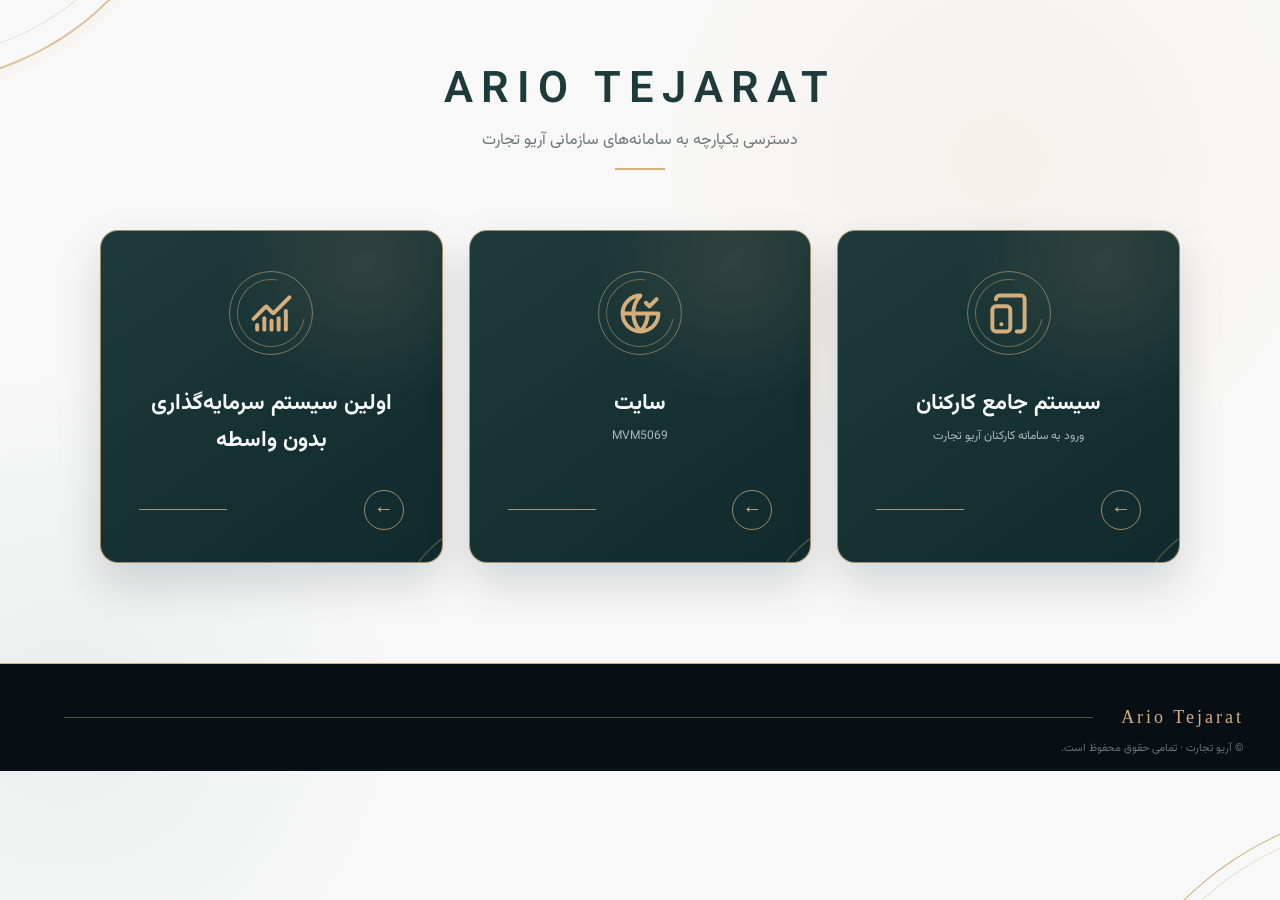
<file: index.html>
<!DOCTYPE html>
<html lang="fa" dir="rtl">
<head>
    <meta charset="UTF-8">
    <meta name="viewport" content="width=device-width, initial-scale=1.0">
    <meta name="theme-color" content="#080F14">
    <meta name="description" content="درگاه سامانه‌های آریو تجارت">
    <title>آریو تجارت | سامانه‌های سازمانی</title>

    <link rel="preconnect" href="https://fonts.googleapis.com">
    <link rel="preconnect" href="https://fonts.gstatic.com" crossorigin>
    <link href="https://fonts.googleapis.com/css2?family=Vazirmatn:wght@300;400;500;600;700;800&display=swap" rel="stylesheet">

    <link rel="stylesheet" href="style.css">
</head>

<body>

    <div class="page-decoration page-decoration--top"></div>
    <div class="page-decoration page-decoration--bottom"></div>

    <main>

        <section class="hero">
            <div class="hero-content">

                <p class="eyebrow">ARIO TEJARAT</p>

                <p class="hero-description">
                    دسترسی یکپارچه به سامانه‌های سازمانی آریو تجارت
                </p>

                <span class="gold-line"></span>

            </div>
        </section>


        <section class="systems" aria-label="سامانه‌ها">

            <a class="system-card" href="#">

                <div class="card-corner card-corner--bottom"></div>

                <div class="card-icon" aria-hidden="true">
                    <svg xmlns="http://www.w3.org/2000/svg"
                         width="24"
                         height="24"
                         viewBox="0 0 24 24"
                         fill="none"
                         stroke="currentColor"
                         stroke-width="2"
                         stroke-linecap="round"
                         stroke-linejoin="round">

                        <path d="M12 16v5"/>
                        <path d="M16 14.639V21"/>
                        <path d="M20 10.656V21"/>
                        <path d="m22 3-8.646 8.646a.5.5 0 0 1-.708 0L9.354 8.354a.5.5 0 0 0-.707 0L2 15"/>
                        <path d="M4 18.463V21"/>
                        <path d="M8 14.656V21"/>

                    </svg>
                </div>

                <div class="card-content">
                    <h2>اولین سیستم سرمایه‌گذاری بدون واسطه
                    </h2>
                </div>

                <div class="card-footer">
                    <span class="card-line"></span>
                    <span class="arrow">←</span>
                </div>

            </a>


            <a class="system-card"
               href="https://mvm5069.com/"
               target="_blank"
               rel="noopener noreferrer">

                <div class="card-corner card-corner--bottom"></div>

                <div class="card-icon" aria-hidden="true">

                    <svg xmlns="http://www.w3.org/2000/svg"
                         width="24"
                         height="24"
                         viewBox="0 0 24 24"
                         fill="none"
                         stroke="currentColor"
                         stroke-width="2"
                         stroke-linecap="round"
                         stroke-linejoin="round">

                        <path d="m15 6 2 2 4-4"/>
                        <path d="M2 12h20A10 10 0 1 1 12 2a14.5 14.5 0 0 0 0 20 14.5 14.5 0 0 0 4-10"/>

                    </svg>

                </div>

                <div class="card-content">
                    <h2>سایت</h2>
                    <p>MVM5069 </p>
                </div>

                <div class="card-footer">
                    <span class="card-line"></span>
                    <span class="arrow">←</span>
                </div>

            </a>



<a class="system-card"
   href="https://alighadimi2020.github.io/ariotejarat/employees/">

    <div class="card-corner card-corner--bottom"></div>

    <div class="card-icon" aria-hidden="true">

        <svg xmlns="http://www.w3.org/2000/svg"
             width="24"
             height="24"
             viewBox="0 0 24 24"
             fill="none"
             stroke="currentColor"
             stroke-width="2"
             stroke-linecap="round"
             stroke-linejoin="round">

            <rect width="10" height="14" x="3" y="8" rx="2"/>
            <path d="M5 4a2 2 0 0 1 2-2h12a2 2 0 0 1 2 2v16a2 2 0 0 1-2 2h-2.4"/>
            <path d="M8 18h.01"/>

        </svg>

    </div>

    <div class="card-content">
        <h2>سیستم جامع کارکنان</h2>
        <p>ورود به سامانه کارکنان آریو تجارت</p>
    </div>

    <div class="card-footer">
        <span class="card-line"></span>
        <span class="arrow">←</span>
    </div>

</a>


        </section>

    </main>


    <footer class="site-footer">

        <div class="footer-brand">
            Ario Tejarat
        </div>

        <div class="footer-line"></div>

        <span class="copyright">
            © آریو تجارت · تمامی حقوق محفوظ است.
        </span>

    </footer>


    <script src="script.js"></script>

</body>
</html>
</file>
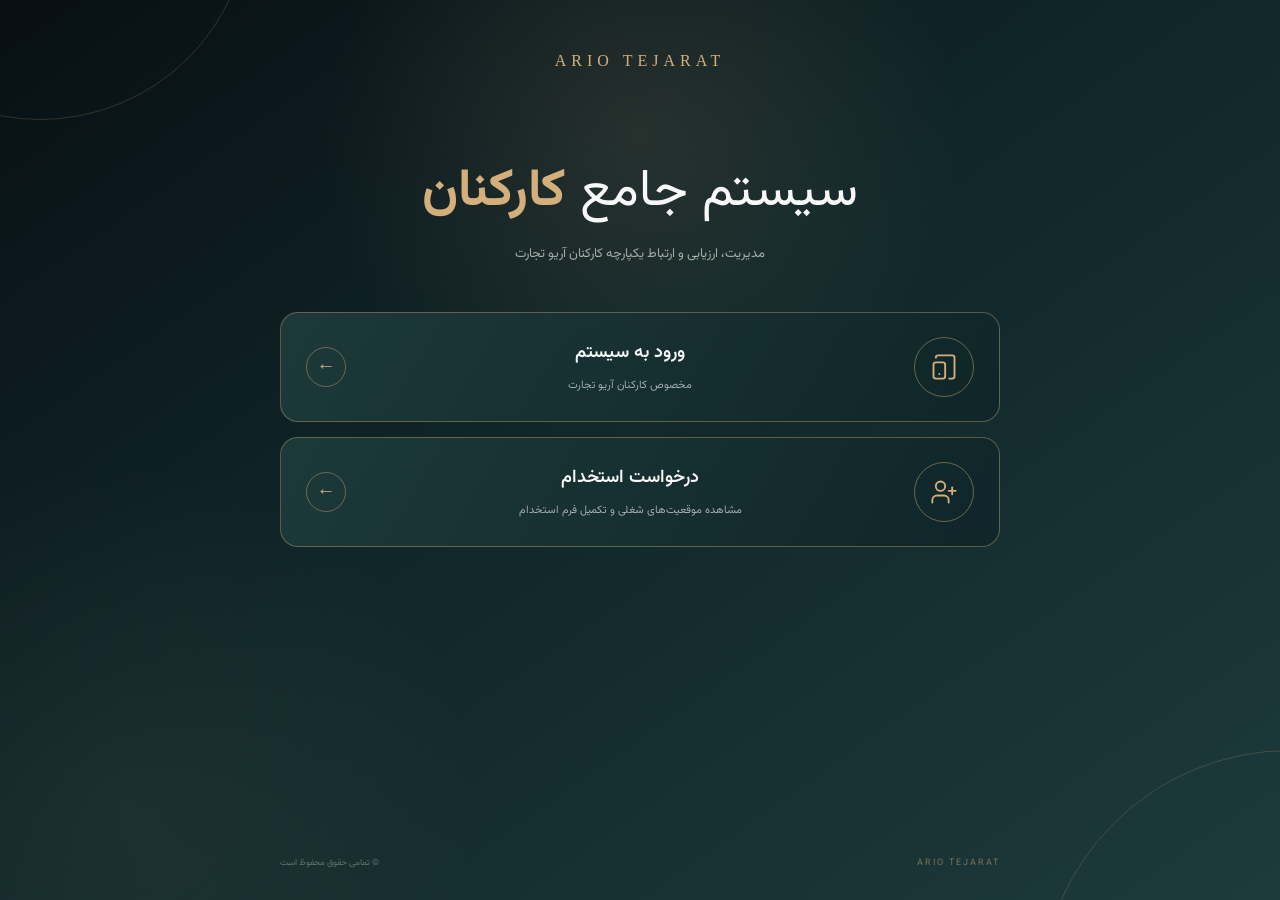
<file: employees/index.html>
<!DOCTYPE html>
<html lang="fa" dir="rtl">
<head>
    <meta charset="UTF-8">
    <meta name="viewport" content="width=device-width, initial-scale=1.0">

    <meta name="theme-color" content="#1E3A3A">
    <meta name="description" content="سیستم جامع کارکنان آریو تجارت">

    <link rel="manifest" href="manifest.json">

    <link rel="preconnect" href="https://fonts.googleapis.com">
    <link rel="preconnect" href="https://fonts.gstatic.com" crossorigin>
    <link href="https://fonts.googleapis.com/css2?family=Vazirmatn:wght@300;400;500;600;700;800&display=swap" rel="stylesheet">

    <link rel="stylesheet" href="style.css">

    <title>سیستم جامع کارکنان | آریو تجارت</title>
</head>

<body>

    <div class="background-decoration background-decoration--one"></div>
    <div class="background-decoration background-decoration--two"></div>

    <main class="portal">

        <div class="brand">
            <span class="brand-en">ARIO TEJARAT</span>
        </div>

        <section class="welcome">

            <h1>
                سیستم جامع
                <strong>کارکنان</strong>
            </h1>

            <p>
                مدیریت، ارزیابی و ارتباط یکپارچه کارکنان آریو تجارت
            </p>

        </section>


        <section class="actions">

<button class="action-card install-card" id="installApp" onclick="window.location.href='https://ariotejarat.org/login/'">

    <div class="action-icon">
        <svg xmlns="http://www.w3.org/2000/svg" width="24" height="24" viewBox="0 0 24 24" fill="none" stroke="currentColor" stroke-width="2" stroke-linecap="round" stroke-linejoin="round" class="lucide lucide-tablet-smartphone preview-icon">
            <rect width="10" height="14" x="3" y="8" rx="2"/>
            <path d="M5 4a2 2 0 0 1 2-2h12a2 2 0 0 1 2 2v16a2 2 0 0 1-2 2h-2.4"/>
            <path d="M8 18h.01"/>
        </svg>
    </div>

    <div class="action-text">
        <h2>ورود به سیستم</h2>
        <p>مخصوص کارکنان آریو تجارت</p>
    </div>

    <span class="action-arrow">←</span>

</button>


            <a href="jobs/" class="action-card recruitment-card">

                <div class="action-icon">
<svg xmlns="http://www.w3.org/2000/svg" width="24" height="24" viewBox="0 0 24 24" fill="none" stroke="currentColor" stroke-width="2" stroke-linecap="round" stroke-linejoin="round" class="lucide lucide-user-plus preview-icon"><path d="M16 21v-2a4 4 0 0 0-4-4H6a4 4 0 0 0-4 4v2"/><circle cx="9" cy="7" r="4"/><line x1="19" x2="19" y1="8" y2="14"/><line x1="22" x2="16" y1="11" y2="11"/></svg>
                </div>

                <div class="action-text">
                    <h2>درخواست استخدام</h2>
                    <p>مشاهده موقعیت‌های شغلی و تکمیل فرم استخدام</p>
                </div>

                <span class="action-arrow">←</span>

            </a>

        </section>


        <div class="portal-footer">
            <span>ARIO TEJARAT</span>
            <span>© تمامی حقوق محفوظ است</span>
        </div>

    </main>

    <script src="script.js"></script>

</body>
</html>
</file>
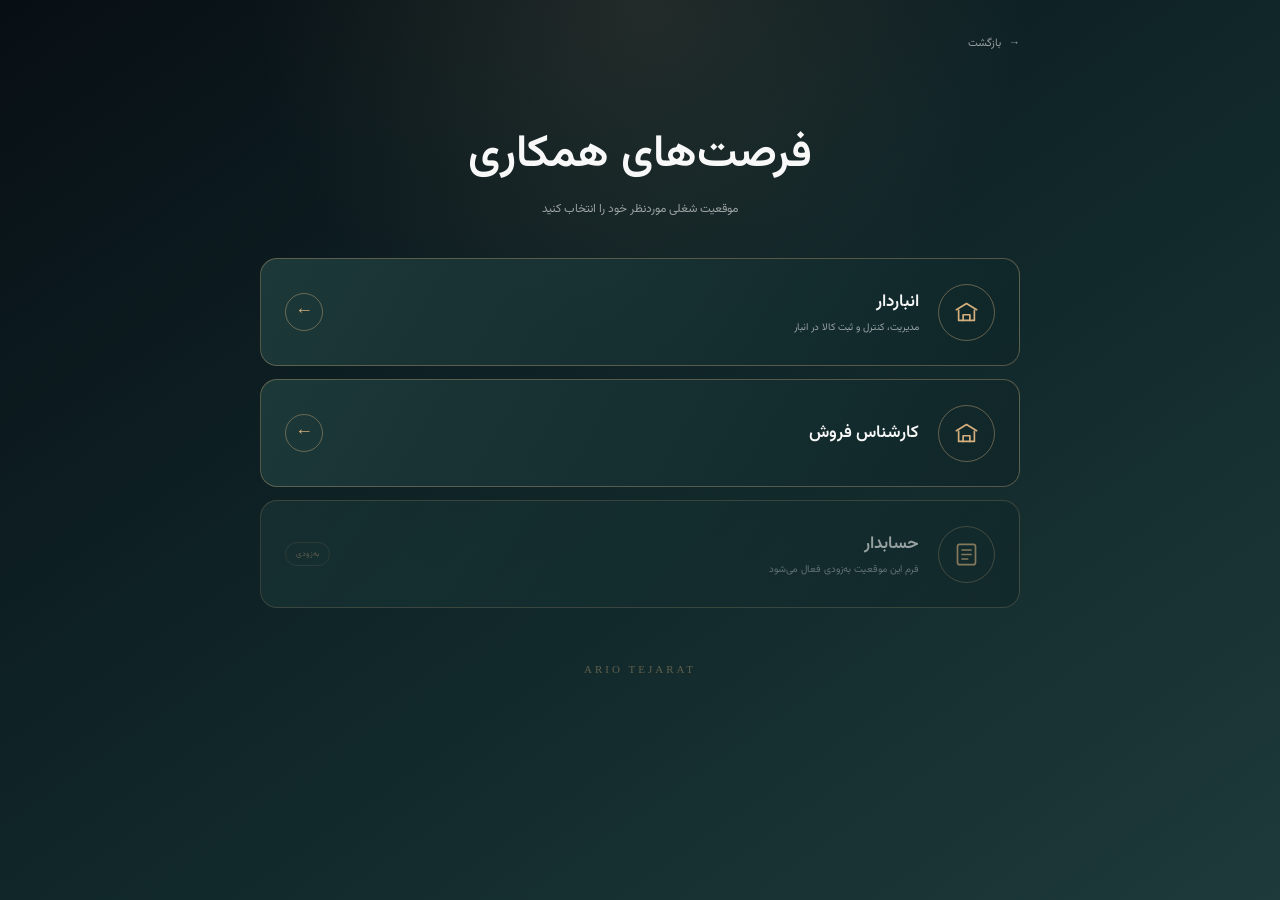
<file: employees/jobs/index.html>
<!DOCTYPE html>
<html lang="fa" dir="rtl">
<head>
    <meta charset="UTF-8">

    <meta name="viewport" content="width=device-width, initial-scale=1.0">

    <meta name="theme-color" content="#1E3A3A">

    <link rel="preconnect" href="https://fonts.googleapis.com">
    <link rel="preconnect" href="https://fonts.gstatic.com" crossorigin>

    <link href="https://fonts.googleapis.com/css2?family=Vazirmatn:wght@300;400;500;600;700;800&display=swap" rel="stylesheet">

    <link rel="stylesheet" href="style.css">

    <title>درخواست استخدام | آریو تجارت</title>
</head>

<body>

    <main class="jobs-page">

        <a href="../" class="back-button">
            →
            <span>بازگشت</span>
        </a>

        <header class="jobs-header">


            <h1>
                فرصت‌های همکاری
            </h1>

            <p>
                موقعیت شغلی موردنظر خود را انتخاب کنید
            </p>

        </header>


        <section class="jobs-list">

            <a href="warehouse/" class="job-card">



                <div class="job-icon">
                    <svg viewBox="0 0 24 24" fill="none">
                        <path d="M3 9.5 12 4l9 5.5"/>
                        <path d="M5 10v9h14v-9"/>
                        <path d="M9 19v-5h6v5"/>
                    </svg>
                </div>

                <div class="job-content">
                    <h2>انباردار</h2>
                    <p>مدیریت، کنترل و ثبت کالا در انبار</p>
                </div>

                <span class="job-arrow">←</span>

            </a>


             <a href="sale/" class="job-card">



                <div class="job-icon">
                    <svg viewBox="0 0 24 24" fill="none">
                        <path d="M3 9.5 12 4l9 5.5"/>
                        <path d="M5 10v9h14v-9"/>
                        <path d="M9 19v-5h6v5"/>
                    </svg>
                </div>

                <div class="job-content">
                    <h2>کارشناس فروش </h2>
                </div>

                <span class="job-arrow">←</span>

            </a>


            <a href="#" class="job-card disabled">



                <div class="job-icon">
                    <svg viewBox="0 0 24 24" fill="none">
                        <rect x="4" y="3" width="16" height="18" rx="2"/>
                        <path d="M8 8h8"/>
                        <path d="M8 12h8"/>
                        <path d="M8 16h5"/>
                    </svg>
                </div>

                <div class="job-content">
                    <h2>حسابدار</h2>
                    <p>فرم این موقعیت به‌زودی فعال می‌شود</p>
                </div>

                <span class="job-status">
                    به‌زودی
                </span>

            </a>

        </section>


        <footer>
            ARIO TEJARAT
        </footer>

    </main>

</body>
</html>
</file>
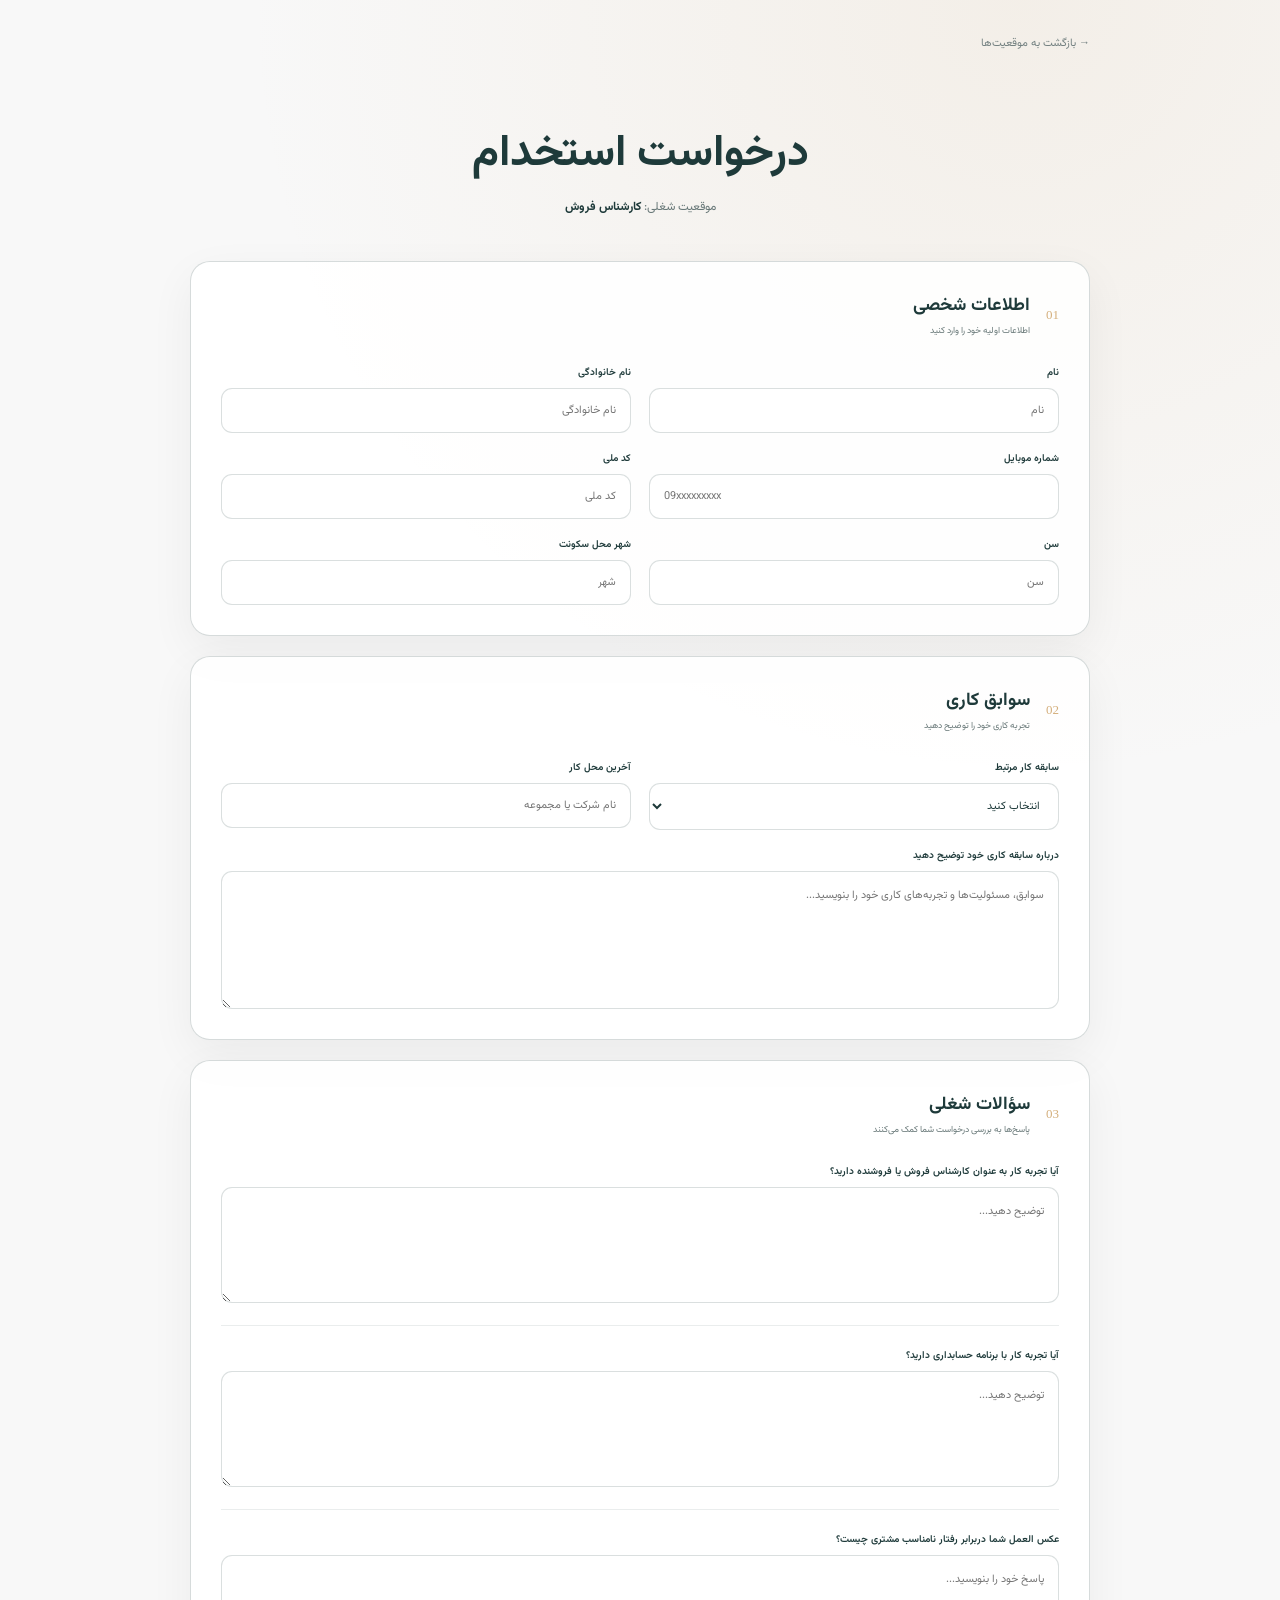
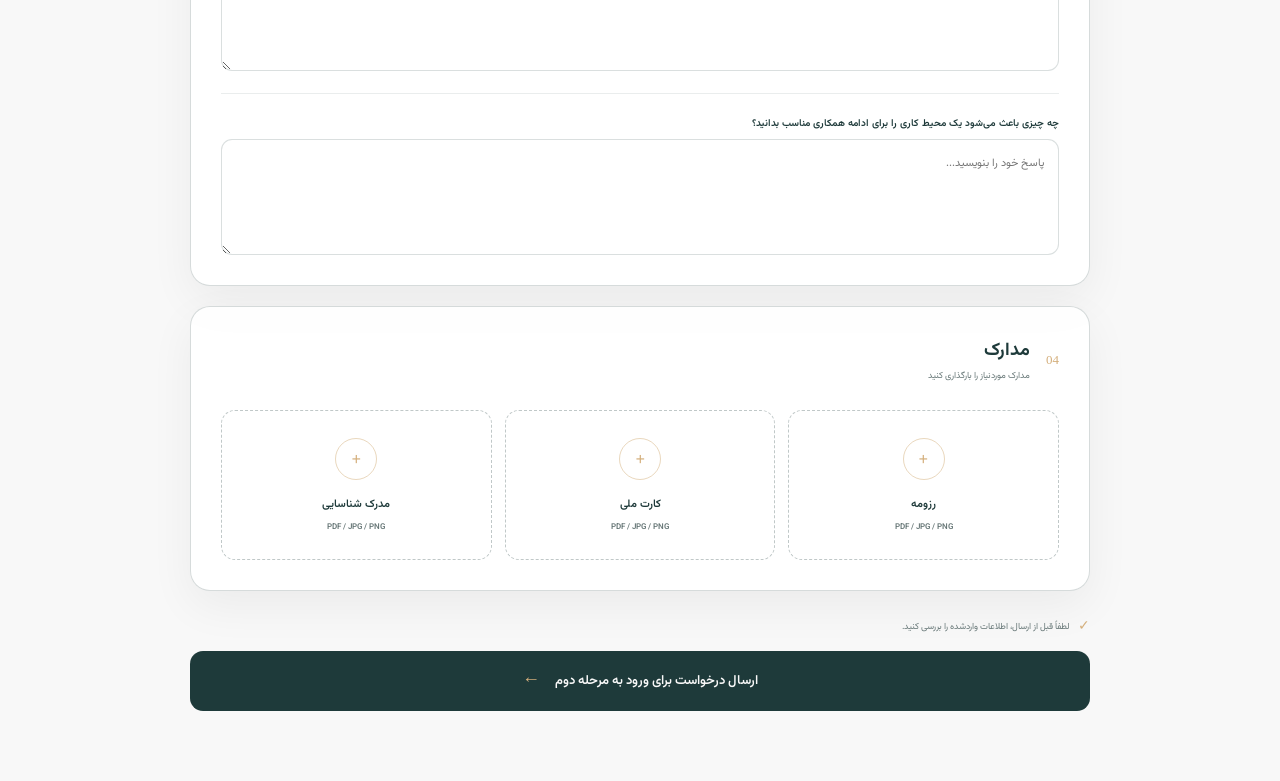
<file: employees/jobs/sale/index.html>
<!DOCTYPE html>
<html lang="fa" dir="rtl">

<head>

    <meta charset="UTF-8">

    <meta name="viewport" content="width=device-width, initial-scale=1.0">

    <meta name="theme-color" content="#1E3A3A">

    <link rel="preconnect" href="https://fonts.googleapis.com">
    <link rel="preconnect" href="https://fonts.gstatic.com" crossorigin>

    <link href="https://fonts.googleapis.com/css2?family=Vazirmatn:wght@300;400;500;600;700&display=swap" rel="stylesheet">

    <link rel="stylesheet" href="style.css">

    <title>درخواست استخدام | کارشناس فروش </title>

</head>

<body>

    <main class="form-page">

        <a href="../" class="back">
            → بازگشت به موقعیت‌ها
        </a>


        <header class="form-header">


            <h1>
                درخواست استخدام
            </h1>

            <p>
                موقعیت شغلی: <strong>کارشناس فروش</strong>
            </p>

        </header>


        <form id="slaeForm" enctype="multipart/form-data">


            <section class="form-section">

                <div class="section-title">
                    <span>01</span>

                    <div>
                        <h2>اطلاعات شخصی</h2>
                        <p>اطلاعات اولیه خود را وارد کنید</p>
                    </div>
                </div>


                <div class="fields">

                    <label>
                        نام
                        <input
                            type="text"
                            name="first_name"
                            placeholder="نام"
                            required>
                    </label>

                    <label>
                        نام خانوادگی
                        <input
                            type="text"
                            name="last_name"
                            placeholder="نام خانوادگی"
                            required>
                    </label>

                    <label>
                        شماره موبایل
                        <input
                            type="tel"
                            name="phone"
                            placeholder="09xxxxxxxxx"
                            required>
                    </label>

                    <label>
                        کد ملی
                        <input
                            type="text"
                            name="national_id"
                            inputmode="numeric"
                            placeholder="کد ملی"
                            required>
                    </label>

                    <label>
                        سن
                        <input
                            type="number"
                            name="age"
                            min="15"
                            max="80"
                            placeholder="سن"
                            required>
                    </label>

                    <label>
                        شهر محل سکونت
                        <input
                            type="text"
                            name="city"
                            placeholder="شهر"
                            required>
                    </label>

                </div>

            </section>


            <section class="form-section">

                <div class="section-title">

                    <span>02</span>

                    <div>
                        <h2>سوابق کاری</h2>
                        <p>تجربه کاری خود را توضیح دهید</p>
                    </div>

                </div>


                <div class="fields">

                    <label>
                        سابقه کار مرتبط
                        <select name="experience" required>

                            <option value="">
                                انتخاب کنید
                            </option>

                            <option>
                                بدون سابقه
                            </option>

                            <option>
                                کمتر از ۱ سال
                            </option>

                            <option>
                                ۱ تا ۳ سال
                            </option>

                            <option>
                                ۳ تا ۵ سال
                            </option>

                            <option>
                                بیشتر از ۵ سال
                            </option>

                        </select>
                    </label>


                    <label>
                        آخرین محل کار
                        <input
                            type="text"
                            name="last_workplace"
                            placeholder="نام شرکت یا مجموعه">
                    </label>


                    <label class="full">

                        درباره سابقه کاری خود توضیح دهید

                        <textarea
                            name="work_history"
                            rows="5"
                            placeholder="سوابق، مسئولیت‌ها و تجربه‌های کاری خود را بنویسید..."
                            required></textarea>

                    </label>

                </div>

            </section>


            <section class="form-section">

                <div class="section-title">

                    <span>03</span>

                    <div>
                        <h2>سؤالات شغلی</h2>
                        <p>پاسخ‌ها به بررسی درخواست شما کمک می‌کنند</p>
                    </div>

                </div>


                <div class="questions">

                    <label>

                        آیا تجربه کار به عنوان کارشناس فروش یا فروشنده دارید؟
                        <textarea
                            name="warehouse_experience"
                            rows="4"
                            placeholder="توضیح دهید..."
                            required></textarea>

                    </label>


                    <label>

                        آیا تجربه کار با برنامه حسابداری دارید؟

                        <textarea
                            name="software_experience"
                            rows="4"
                            placeholder="توضیح دهید..."
                            required></textarea>

                    </label>


                    <label>

                        عکس العمل شما دربرابر رفتار نامناسب مشتری چیست؟
                        <textarea
                            name="mismatch_response"
                            rows="4"
                            placeholder="پاسخ خود را بنویسید..."
                            required></textarea>

                    </label>


                    <label>

                        چه چیزی باعث می‌شود یک محیط کاری را برای ادامه همکاری مناسب بدانید؟

                        <textarea
                            name="work_environment"
                            rows="4"
                            placeholder="پاسخ خود را بنویسید..."
                            required></textarea>

                    </label>

                </div>

            </section>


            <section class="form-section">

                <div class="section-title">

                    <span>04</span>

                    <div>
                        <h2>مدارک</h2>
                        <p>مدارک موردنیاز را بارگذاری کنید</p>
                    </div>

                </div>


                <div class="uploads">

                    <label class="upload-box">

                        <input
                            type="file"
                            name="resume"
                            accept=".pdf,.jpg,.jpeg,.png">

                        <span class="upload-icon">
                            +
                        </span>

                        <span>
                            رزومه
                        </span>

                        <small>
                            PDF / JPG / PNG
                        </small>

                    </label>


                    <label class="upload-box">

                        <input
                            type="file"
                            name="national_card"
                            accept=".pdf,.jpg,.jpeg,.png">

                        <span class="upload-icon">
                            +
                        </span>

                        <span>
                            کارت ملی
                        </span>

                        <small>
                            PDF / JPG / PNG
                        </small>

                    </label>


                    <label class="upload-box">

                        <input
                            type="file"
                            name="identity_document"
                            accept=".pdf,.jpg,.jpeg,.png">

                        <span class="upload-icon">
                            +
                        </span>

                        <span>
                            مدرک شناسایی
                        </span>

                        <small>
                            PDF / JPG / PNG
                        </small>

                    </label>

                </div>

            </section>


            <section class="submit-section">

                <div class="submit-note">

                    <span>✓</span>

                    <p>
                        لطفاً قبل از ارسال، اطلاعات واردشده را بررسی کنید.
                    </p>

                </div>


                <button
                    type="submit"
                    class="submit-button">

                    ارسال درخواست برای ورود به مرحله دوم

                    <span>←</span>

                </button>

            </section>


        </form>


        <div id="formMessage" class="form-message"></div>

    </main>


    <script src="script.js"></script>

</body>

</html>
</file>
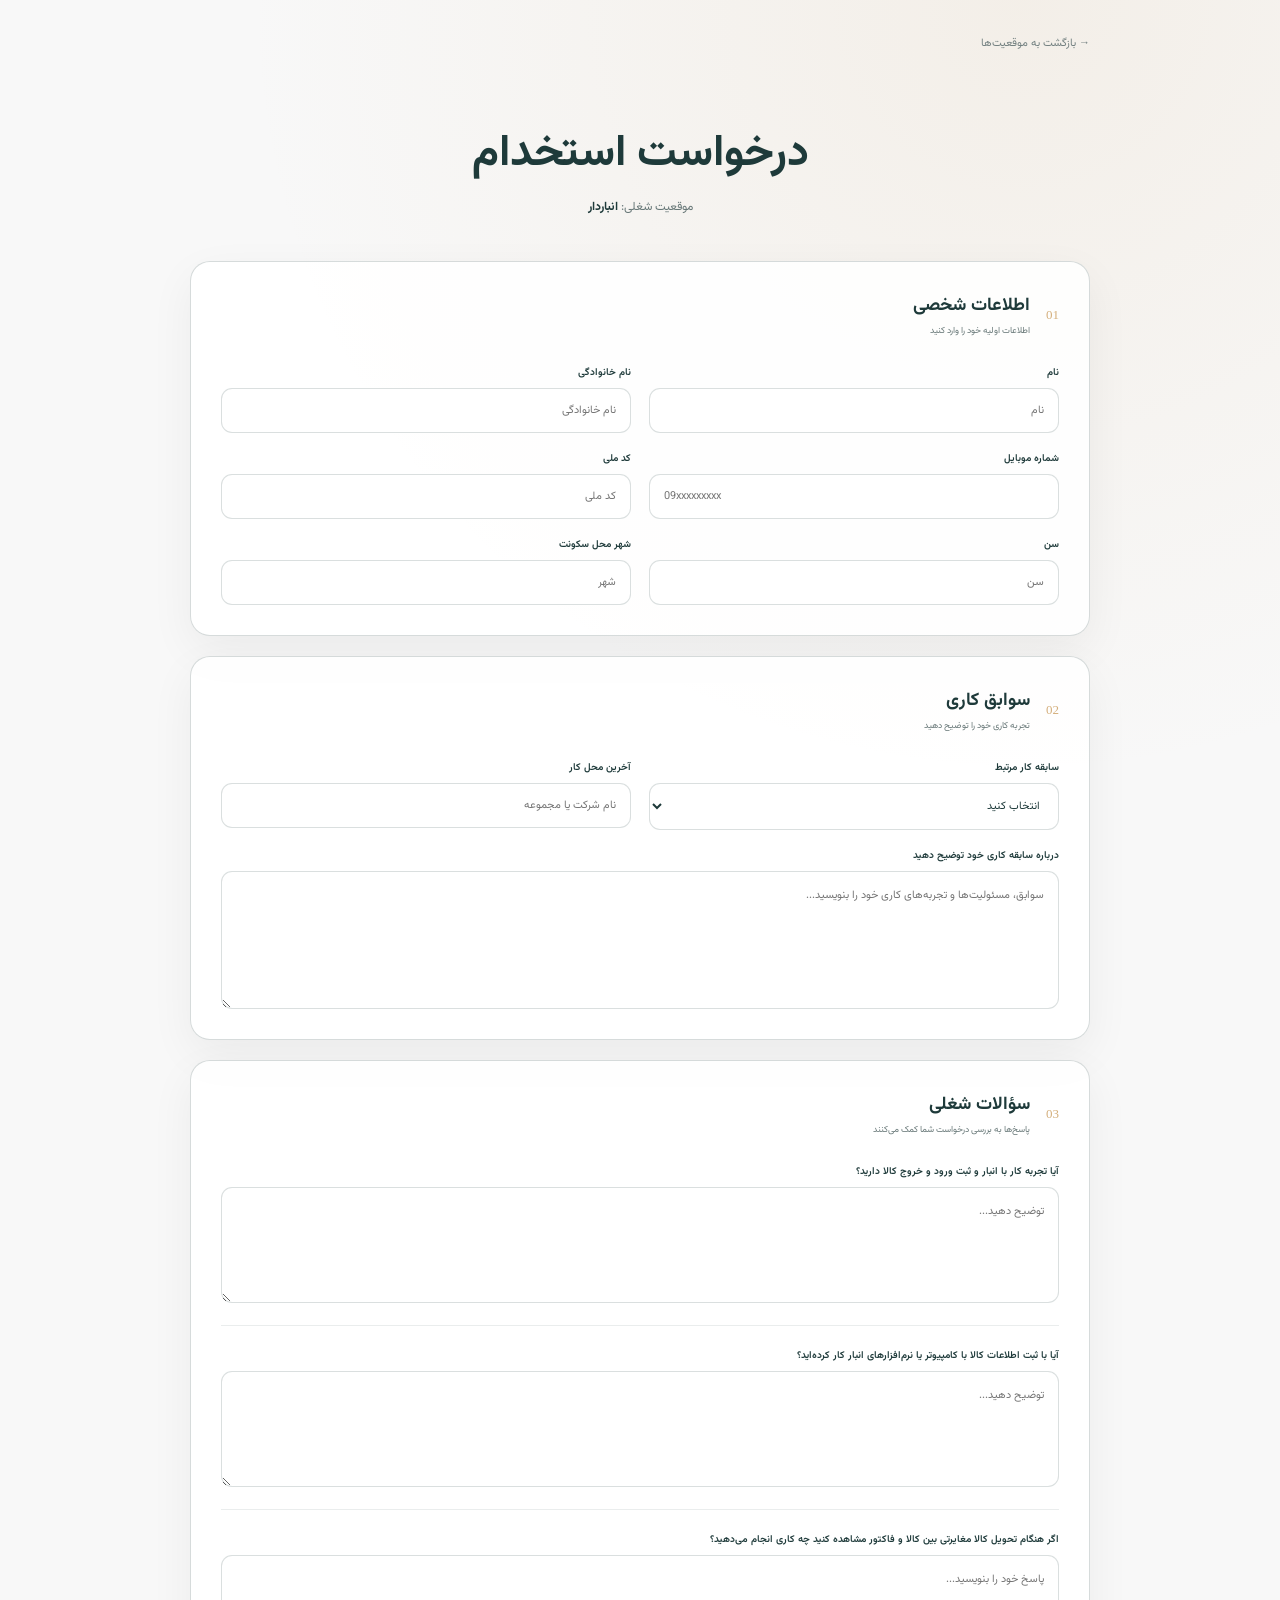
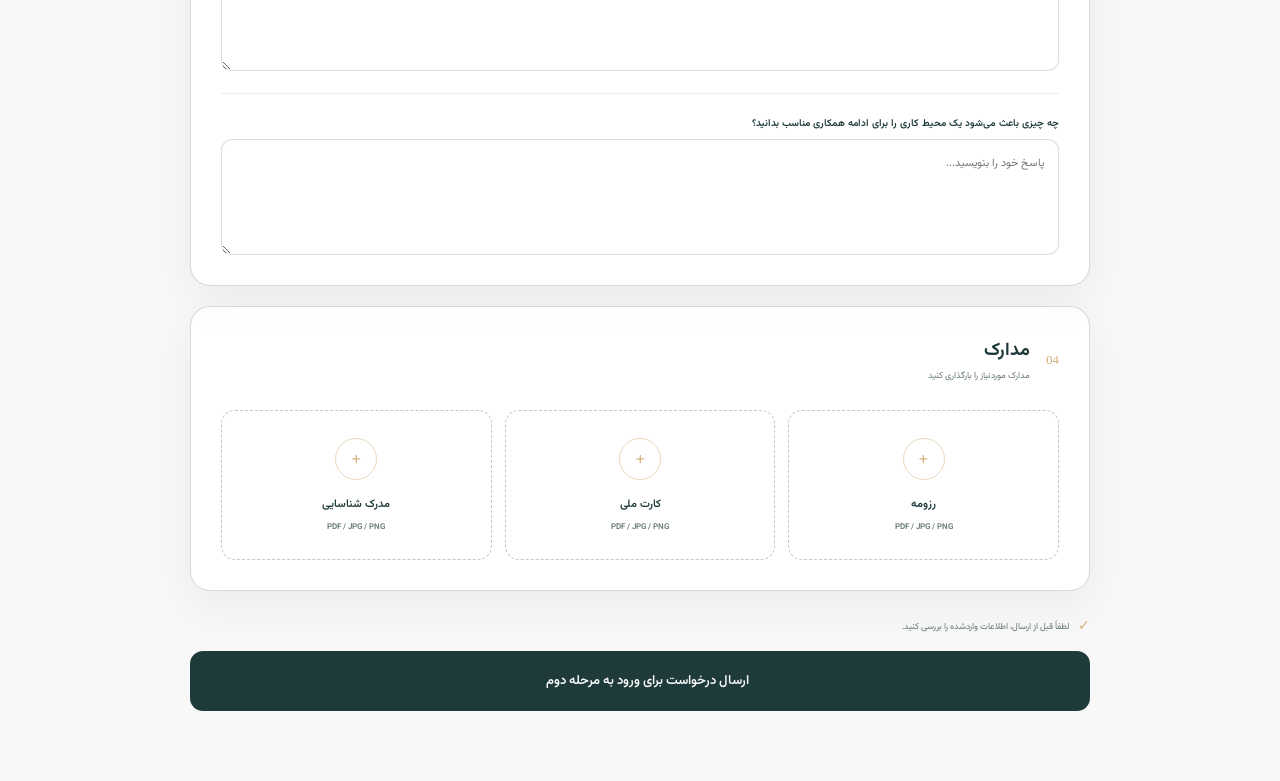
<file: employees/jobs/warehouse/index.html>
<!DOCTYPE html>
<html lang="fa" dir="rtl">

<head>

    <meta charset="UTF-8">

    <meta name="viewport" content="width=device-width, initial-scale=1.0">

    <meta name="theme-color" content="#1E3A3A">

    <link rel="preconnect" href="https://fonts.googleapis.com">
    <link rel="preconnect" href="https://fonts.gstatic.com" crossorigin>

    <link href="https://fonts.googleapis.com/css2?family=Vazirmatn:wght@300;400;500;600;700&display=swap" rel="stylesheet">

    <link rel="stylesheet" href="style.css">

    <title>درخواست استخدام | انباردار</title>

</head>

<body>

    <main class="form-page">

        <a href="../" class="back">
            → بازگشت به موقعیت‌ها
        </a>


        <header class="form-header">


            <h1>
                درخواست استخدام
            </h1>

            <p>
                موقعیت شغلی: <strong>انباردار</strong>
            </p>

        </header>


        <form id="warehouseForm" enctype="multipart/form-data">


            <section class="form-section">

                <div class="section-title">
                    <span>01</span>

                    <div>
                        <h2>اطلاعات شخصی</h2>
                        <p>اطلاعات اولیه خود را وارد کنید</p>
                    </div>
                </div>


                <div class="fields">

                    <label>
                        نام
                        <input
                            type="text"
                            name="first_name"
                            placeholder="نام"
                            required>
                    </label>

                    <label>
                        نام خانوادگی
                        <input
                            type="text"
                            name="last_name"
                            placeholder="نام خانوادگی"
                            required>
                    </label>

                    <label>
                        شماره موبایل
                        <input
                            type="tel"
                            name="phone"
                            placeholder="09xxxxxxxxx"
                            required>
                    </label>

                    <label>
                        کد ملی
                        <input
                            type="text"
                            name="national_id"
                            inputmode="numeric"
                            placeholder="کد ملی"
                            required>
                    </label>

                    <label>
                        سن
                        <input
                            type="number"
                            name="age"
                            min="15"
                            max="80"
                            placeholder="سن"
                            required>
                    </label>

                    <label>
                        شهر محل سکونت
                        <input
                            type="text"
                            name="city"
                            placeholder="شهر"
                            required>
                    </label>

                </div>

            </section>


            <section class="form-section">

                <div class="section-title">

                    <span>02</span>

                    <div>
                        <h2>سوابق کاری</h2>
                        <p>تجربه کاری خود را توضیح دهید</p>
                    </div>

                </div>


                <div class="fields">

                    <label>
                        سابقه کار مرتبط
                        <select name="experience" required>

                            <option value="">
                                انتخاب کنید
                            </option>

                            <option>
                                بدون سابقه
                            </option>

                            <option>
                                کمتر از ۱ سال
                            </option>

                            <option>
                                ۱ تا ۳ سال
                            </option>

                            <option>
                                ۳ تا ۵ سال
                            </option>

                            <option>
                                بیشتر از ۵ سال
                            </option>

                        </select>
                    </label>


                    <label>
                        آخرین محل کار
                        <input
                            type="text"
                            name="last_workplace"
                            placeholder="نام شرکت یا مجموعه">
                    </label>


                    <label class="full">

                        درباره سابقه کاری خود توضیح دهید

                        <textarea
                            name="work_history"
                            rows="5"
                            placeholder="سوابق، مسئولیت‌ها و تجربه‌های کاری خود را بنویسید..."
                            required></textarea>

                    </label>

                </div>

            </section>


            <section class="form-section">

                <div class="section-title">

                    <span>03</span>

                    <div>
                        <h2>سؤالات شغلی</h2>
                        <p>پاسخ‌ها به بررسی درخواست شما کمک می‌کنند</p>
                    </div>

                </div>


                <div class="questions">

                    <label>

                        آیا تجربه کار با انبار و ثبت ورود و خروج کالا دارید؟

                        <textarea
                            name="warehouse_experience"
                            rows="4"
                            placeholder="توضیح دهید..."
                            required></textarea>

                    </label>


                    <label>

                        آیا با ثبت اطلاعات کالا با کامپیوتر یا نرم‌افزارهای انبار کار کرده‌اید؟

                        <textarea
                            name="software_experience"
                            rows="4"
                            placeholder="توضیح دهید..."
                            required></textarea>

                    </label>


                    <label>

                        اگر هنگام تحویل کالا مغایرتی بین کالا و فاکتور مشاهده کنید چه کاری انجام می‌دهید؟

                        <textarea
                            name="mismatch_response"
                            rows="4"
                            placeholder="پاسخ خود را بنویسید..."
                            required></textarea>

                    </label>


                    <label>

                        چه چیزی باعث می‌شود یک محیط کاری را برای ادامه همکاری مناسب بدانید؟

                        <textarea
                            name="work_environment"
                            rows="4"
                            placeholder="پاسخ خود را بنویسید..."
                            required></textarea>

                    </label>

                </div>

            </section>


            <section class="form-section">

                <div class="section-title">

                    <span>04</span>

                    <div>
                        <h2>مدارک</h2>
                        <p>مدارک موردنیاز را بارگذاری کنید</p>
                    </div>

                </div>


                <div class="uploads">

                    <label class="upload-box">

                        <input
                            type="file"
                            name="resume"
                            accept=".pdf,.jpg,.jpeg,.png">

                        <span class="upload-icon">
                            +
                        </span>

                        <span>
                            رزومه
                        </span>

                        <small>
                            PDF / JPG / PNG
                        </small>

                    </label>


                    <label class="upload-box">

                        <input
                            type="file"
                            name="national_card"
                            accept=".pdf,.jpg,.jpeg,.png">

                        <span class="upload-icon">
                            +
                        </span>

                        <span>
                            کارت ملی
                        </span>

                        <small>
                            PDF / JPG / PNG
                        </small>

                    </label>


                    <label class="upload-box">

                        <input
                            type="file"
                            name="identity_document"
                            accept=".pdf,.jpg,.jpeg,.png">

                        <span class="upload-icon">
                            +
                        </span>

                        <span>
                            مدرک شناسایی
                        </span>

                        <small>
                            PDF / JPG / PNG
                        </small>

                    </label>

                </div>

            </section>


            <section class="submit-section">

                <div class="submit-note">

                    <span>✓</span>

                    <p>
                        لطفاً قبل از ارسال، اطلاعات واردشده را بررسی کنید.
                    </p>

                </div>


                <button
                    type="submit"
                    class="submit-button">

                    ارسال درخواست برای ورود به مرحله دوم

                    <span></span>

                </button>

            </section>


        </form>


        <div id="formMessage" class="form-message"></div>

    </main>


    <script src="script.js"></script>

</body>

</html>
</file>
<file: style.css>
* {
    box-sizing: border-box;
    margin: 0;
    padding: 0;
}

:root {
    --black: #080F14;
    --teal: #1E3A3A;
    --gold: #D4AF7C;
    --cream: #E8E0D3;
    --white: #F8F8F8;
    --text: #10262B;
    --muted: #6D7777;
    --border: rgba(30, 58, 58, 0.18);
    --gold-border: rgba(212, 175, 124, 0.72);
}

html {
    scroll-behavior: smooth;
}

body {
    min-height: 100vh;
    overflow-x: hidden;
    background:
        radial-gradient(circle at 78% 18%, rgba(212, 175, 124, 0.09), transparent 28%),
        radial-gradient(circle at 5% 78%, rgba(30, 58, 58, 0.06), transparent 24%),
        var(--white);
    color: var(--text);
    font-family: "Vazirmatn", Tahoma, sans-serif;
    -webkit-font-smoothing: antialiased;
}

a {
    color: inherit;
    text-decoration: none;
}

button {
    font: inherit;
}

.page-decoration {
    position: fixed;
    pointer-events: none;
    z-index: 0;
}

.page-decoration--top {
    width: 290px;
    height: 290px;
    top: -205px;
    left: -95px;
    border: 1px solid var(--gold);
    border-radius: 0 0 100% 0;
    box-shadow:
        inset -1px -1px 0 rgba(212, 175, 124, 0.45),
        0 0 0 10px rgba(212, 175, 124, 0.035);
}

.page-decoration--top::after {
    content: "";
    position: absolute;
    width: 250px;
    height: 250px;
    top: 10px;
    left: 10px;
    border: 1px solid rgba(212, 175, 124, 0.35);
    border-radius: 0 0 100% 0;
}

.page-decoration--bottom {
    width: 330px;
    height: 330px;
    right: -135px;
    bottom: -235px;
    border: 1px solid var(--gold);
    border-radius: 100% 0 0 0;
}

.page-decoration--bottom::after {
    content: "";
    position: absolute;
    width: 285px;
    height: 285px;
    top: 17px;
    right: 17px;
    border: 1px solid rgba(212, 175, 124, 0.38);
    border-radius: 100% 0 0 0;
}

.site-header {
    position: relative;
    z-index: 5;
    width: min(1380px, calc(100% - 72px));
    min-height: 96px;
    margin: 0 auto;
    display: flex;
    align-items: center;
    justify-content: space-between;
    border-bottom: 1px solid rgba(212, 175, 124, 0.55);
}

.brand {
    display: inline-flex;
    align-items: center;
    gap: 14px;
    direction: rtl;
}

.brand-name {
    font-size: 25px;
    font-weight: 800;
    letter-spacing: -0.8px;
}

.brand-mark {
    position: relative;
    width: 36px;
    height: 42px;
    display: inline-block;
}

.brand-mark::before,
.brand-mark::after,
.brand-mark span {
    content: "";
    position: absolute;
    display: block;
    width: 4px;
    background: var(--teal);
    transform-origin: bottom center;
}

.brand-mark::before {
    height: 37px;
    right: 16px;
    bottom: 0;
    transform: rotate(28deg);
}

.brand-mark::after {
    height: 37px;
    left: 8px;
    bottom: 0;
    transform: rotate(-28deg);
}

.brand-mark span:first-child {
    height: 25px;
    left: 16px;
    bottom: 0;
    transform: rotate(28deg);
}

.brand-mark span:last-child {
    height: 20px;
    left: 16px;
    bottom: 0;
    transform: rotate(-28deg);
}

.header-label {
    position: absolute;
    left: 50%;
    transform: translateX(-50%);
    display: flex;
    align-items: center;
    gap: 15px;
    color: #82683e;
    font-size: 14px;
    font-weight: 500;
}

.header-label span {
    width: 1px;
    height: 32px;
    background: var(--gold);
}

.menu-button {
    width: 46px;
    height: 46px;
    border: 0;
    background: transparent;
    display: grid;
    align-content: center;
    gap: 7px;
    cursor: pointer;
}

.menu-button i {
    display: block;
    width: 28px;
    height: 1px;
    background: var(--gold);
}

.menu-button i:last-child {
    width: 18px;
}

.hero {
    position: relative;
    z-index: 1;
    width: min(1380px, calc(100% - 72px));
    margin: 0 auto;
    min-height: 330px;
    display: flex;
    align-items: center;
    justify-content: flex-start;
}

.hero-content {
    width: 100%;
    text-align: right;
    padding: 0;
}

.eyebrow {
    margin-bottom: 18px;
    color: #9A7B49;
    font-size: 10px;
    font-weight: 600;
    letter-spacing: 3px;
    direction: ltr;
}

.hero h1 {
    font-size: clamp(36px, 4vw, 62px);
    line-height: 1.45;
    font-weight: 400;
    letter-spacing: -2px;
}

.hero h1 strong {
    font-weight: 800;
    color: var(--teal);
}

.hero-description {
    max-width: 690px;
    margin-top: 15px;
    color: var(--muted);
    font-size: clamp(14px, 1.3vw, 17px);
    line-height: 2;
}

.gold-line {
    display: block;
    width: 50px;
    height: 2px;
    margin-top: 20px;
    background: var(--gold);
}

.systems {
    position: relative;
    z-index: 2;
    width: min(1080px, calc(100% - 72px));
    margin: 0 auto;
    padding: 5px 0 100px;
    display: grid;
    grid-template-columns: repeat(3, 1fr);
    gap: 32px;
    direction: ltr;
}

.system-card {
    position: relative;
    min-height: 330px;
    overflow: hidden;
    padding: 40px 38px 32px;
    display: flex;
    flex-direction: column;
    direction: rtl;
    border: 1px solid var(--border);
    border-radius: 18px;
    background: rgba(248, 248, 248, 0.58);
    box-shadow: 0 20px 45px rgba(8, 15, 20, 0.055);
    transition:
        transform 0.45s cubic-bezier(.2,.8,.2,1),
        box-shadow 0.45s ease,
        border-color 0.45s ease;
}

.system-card:hover {
    transform: translateY(-8px);
    border-color: rgba(212, 175, 124, 0.7);
    box-shadow: 0 28px 55px rgba(8, 15, 20, 0.11);
}

.system-card--primary {
    color: var(--white);
    border-color: var(--gold-border);
    background:
        radial-gradient(circle at 78% 10%, rgba(212, 175, 124, 0.13), transparent 35%),
        linear-gradient(145deg, #1E3A3A, #0D2226);
    box-shadow: 0 25px 55px rgba(8, 15, 20, 0.18);
}

.system-card--primary:hover {
    box-shadow: 0 34px 65px rgba(8, 15, 20, 0.23);
}

.card-corner {
    position: absolute;
    width: 120px;
    height: 120px;
    pointer-events: none;
    border: 1px solid rgba(212, 175, 124, 0.45);
}

.card-corner--top {
    top: -72px;
    left: -72px;
    border-radius: 0 0 100% 0;
}

.card-corner--bottom {
    right: -72px;
    bottom: -72px;
    border-radius: 100% 0 0 0;
}

.card-icon {
    position: relative;
    width: 84px;
    height: 84px;
    margin: 0 auto 30px;
    display: grid;
    place-items: center;
    border: 1px solid rgba(212, 175, 124, 0.55);
    border-radius: 50%;
}

.card-icon::after {
    content: "";
    position: absolute;
    width: 66px;
    height: 66px;
    border: 1px solid rgba(212, 175, 124, 0.45);
    border-radius: 50%;
    border-right-color: transparent;
    transform: rotate(-35deg);
}

.card-icon svg {
    position: relative;
    z-index: 1;
    width: 43px;
    height: 43px;
    stroke: var(--teal);
    stroke-width: 2.2;
    stroke-linecap: round;
    stroke-linejoin: round;
}

.system-card--primary .card-icon svg {
    stroke: var(--gold);
}

.card-content {
    text-align: center;
}



.system-card--primary .card-index {
    color: var(--gold);
}

.card-content h2 {
    font-size: 22px;
    line-height: 1.7;
    font-weight: 700;
}

.card-content p {
    margin-top: 5px;
    color: #7D8585;
    font-size: 12px;
}

.system-card--primary .card-content p {
    color: rgba(248, 248, 248, 0.66);
}

.card-footer {
    margin-top: auto;
    padding-top: 30px;
    display: flex;
    align-items: center;
    justify-content: space-between;
    direction: ltr;
}

.card-line {
    width: 88px;
    height: 1px;
    background: var(--gold);
    opacity: 0.8;
}

.arrow {
    width: 40px;
    height: 40px;
    display: grid;
    place-items: center;
    border: 1px solid rgba(212, 175, 124, 0.72);
    border-radius: 50%;
    color: #9A7B49;
    font-size: 20px;
    line-height: 1;
    transition: transform 0.3s ease, background 0.3s ease;
}

.system-card:hover .arrow {
    transform: translateX(-4px);
}

.system-card--primary .arrow {
    color: var(--gold);
}

.site-footer {
    position: relative;
    z-index: 3;
    min-height: 108px;
    padding: 24px max(36px, calc((100% - 1380px) / 2));
    display: grid;
    grid-template-columns: auto 1fr auto;
    align-items: center;
    gap: 28px;
    color: rgba(248, 248, 248, 0.75);
    background: var(--black);
    border-top: 1px solid var(--gold);
}

.footer-brand {
    color: var(--gold);
    font-family: Georgia, serif;
    font-size: 18px;
    letter-spacing: 3px;
    direction: ltr;
}

.footer-line {
    height: 1px;
    background: rgba(212, 175, 124, 0.42);
}

.site-footer p,
.copyright {
    font-size: 11px;
}

.copyright {
    position: absolute;
    right: max(36px, calc((100% - 1380px) / 2));
    bottom: 14px;
    color: rgba(248, 248, 248, 0.42);
}

@media (max-width: 1000px) {
    .site-header,
    .hero {
        width: min(100% - 48px, 900px);
    }

    .hero {
        min-height: 280px;
    }

    .systems {
        width: min(100% - 48px, 900px);
        gap: 20px;
    }

    .system-card {
        min-height: 300px;
        padding: 32px 24px 26px;
    }

    .card-content h2 {
        font-size: 19px;
    }

    .site-footer {
        padding-left: 24px;
        padding-right: 24px;
    }
}

@media (max-width: 720px) {
    .page-decoration--top {
        width: 190px;
        height: 190px;
        top: -135px;
        left: -75px;
    }

    .page-decoration--top::after {
        width: 160px;
        height: 160px;
    }

    .page-decoration--bottom {
        width: 220px;
        height: 220px;
        right: -110px;
        bottom: -155px;
    }

    .page-decoration--bottom::after {
        width: 190px;
        height: 190px;
    }

    .site-header {
        width: calc(100% - 32px);
        min-height: 76px;
    }

    .brand-name {
        font-size: 19px;
    }

    .brand-mark {
        width: 29px;
        height: 34px;
    }

    .brand-mark::before,
    .brand-mark::after,
    .brand-mark span {
        width: 3px;
    }

    .brand-mark::before,
    .brand-mark::after {
        height: 30px;
    }

    .brand-mark span:first-child {
        height: 20px;
    }

    .brand-mark span:last-child {
        height: 16px;
    }

    .header-label {
        display: none;
    }

    .menu-button {
        width: 38px;
        height: 38px;
    }

    .menu-button i {
        width: 24px;
    }

    .hero {
        width: calc(100% - 32px);
        min-height: auto;
    }

    .hero-content {
        padding: 54px 5px 34px;
        text-align: center;
    }

    .eyebrow {
        font-size: 8px;
        letter-spacing: 2px;
    }

    .hero h1 {
        font-size: clamp(31px, 9vw, 42px);
        line-height: 1.6;
        letter-spacing: -1.2px;
    }

    .hero-description {
        margin: 14px auto 0;
        max-width: 360px;
        font-size: 13px;
        line-height: 2.1;
    }

    .gold-line {
        margin: 20px auto 0;
    }

    .systems {
        width: calc(100% - 32px);
        padding: 0 0 58px;
        grid-template-columns: 1fr;
        gap: 16px;
    }

    .system-card {
        min-height: 238px;
        padding: 27px 25px 22px;
        border-radius: 16px;
    }


    .card-icon {
        width: 68px;
        height: 68px;
        margin-bottom: 18px;
    }

    .card-icon::after {
        width: 54px;
        height: 54px;
    }

    .card-icon svg {
        width: 34px;
        height: 34px;
    }

    .card-content h2 {
        font-size: 19px;
    }

    .card-content p {
        font-size: 11px;
    }

    .card-footer {
        padding-top: 19px;
    }

    .card-line {
        width: 62px;
    }

    .arrow {
        width: 36px;
        height: 36px;
    }

    .site-footer {
        min-height: 145px;
        padding: 25px 20px 42px;
        display: flex;
        flex-direction: column;
        justify-content: center;
        gap: 12px;
        text-align: center;
    }

    .footer-line {
        width: 80px;
    }

    .site-footer p {
        font-size: 11px;
    }

    .copyright {
        right: 20px;
        left: 20px;
        bottom: 14px;
        font-size: 9px;
        text-align: center;
    }
}

@media (prefers-reduced-motion: reduce) {
    html {
        scroll-behavior: auto;
    }

    .system-card,
    .arrow {
        transition: none;
    }
}

/* ================================
   FINAL PORTAL ADJUSTMENTS
   ================================ */

/* Header completely removed */

.hero {
    min-height: 235px;
    justify-content: center;
}

.hero-content {
    padding: 0;
    text-align: center;
}

.eyebrow {
    margin-bottom: 9px;
    color: var(--teal);
    font-size: clamp(32px, 3.4vw, 52px);
    font-weight: 600;
    line-height: 1.2;
    letter-spacing: 8px;
    direction: ltr;
}

.hero-description {
    max-width: none;
    margin-top: 0;
    color: var(--muted);
    font-size: 16px;
    line-height: 1.9;
}

.gold-line {
    margin: 12px auto 0;
}


/* ================================
   ALL CARDS - SAME GREEN
   ================================ */

.system-card,
.system-card--primary {
    color: var(--white);

    background:
        radial-gradient(
            circle at 78% 10%,
            rgba(212, 175, 124, 0.12),
            transparent 35%
        ),
        linear-gradient(
            145deg,
            #1E3A3A,
            #102A2D
        );

    border: 1px solid rgba(212, 175, 124, 0.72);

    box-shadow:
        0 20px 45px rgba(8, 15, 20, 0.15);
}

.system-card:hover,
.system-card--primary:hover {
    border-color: var(--gold);

    box-shadow:
        0 30px 55px rgba(8, 15, 20, 0.22);
}


/* Icons */

.system-card .card-icon,
.system-card--primary .card-icon {
    color: var(--gold);
}

.system-card .card-icon svg,
.system-card--primary .card-icon svg {
    stroke: currentColor;
}


/* Text */

.system-card .card-content h2,
.system-card--primary .card-content h2 {
    color: var(--white);
}

.system-card .card-content p,
.system-card--primary .card-content p {
    color: rgba(248, 248, 248, 0.67);
}


/* Footer inside cards */

.system-card .card-line,
.system-card--primary .card-line {
    background: var(--gold);
}

.system-card .arrow,
.system-card--primary .arrow {
    color: var(--gold);
    border-color: rgba(212, 175, 124, 0.72);
}


/* ================================
   DESKTOP SPACING
   ================================ */

@media (min-width: 721px) {

    .hero {
        min-height: 235px;
    }

    .systems {
        padding-top: 0;
        margin-top: -5px;
        gap: 26px;
    }

}


/* ================================
   MOBILE
   EXACT HTML ORDER
   1. X
   2. SITE
   3. EMPLOYEES
   ================================ */

@media (max-width: 720px) {

    .hero {
        width: calc(100% - 32px);
        min-height: 190px;
    }

    .hero-content {
        padding: 22px 5px 10px;
        text-align: center;
    }

    .eyebrow {
        margin-bottom: 8px;
        font-size: clamp(27px, 9vw, 38px);
        letter-spacing: 5px;
    }

    .hero-description {
        max-width: 340px;
        margin: 0 auto;
        font-size: 12px;
        line-height: 2;
    }

    .gold-line {
        margin-top: 11px;
    }


    .systems {
        width: calc(100% - 32px);

        padding-top: 0;
        padding-bottom: 45px;

        grid-template-columns: 1fr;

        gap: 14px;

        direction: ltr;
    }


    /* ترتیب دقیقاً همان HTML */

    .system-card:nth-child(1) {
        order: 1;
    }

    .system-card:nth-child(2) {
        order: 2;
    }

    .system-card:nth-child(3) {
        order: 3;
    }


    .system-card {
        min-height: 220px;
        padding: 25px 23px 20px;
        border-radius: 16px;
    }


    .card-icon {
        width: 65px;
        height: 65px;
        margin-bottom: 16px;
    }

    .card-icon::after {
        width: 52px;
        height: 52px;
    }

    .card-icon svg {
        width: 33px;
        height: 33px;
    }

    .card-content h2 {
        font-size: 18px;
    }

    .card-content p {
        font-size: 10.5px;
    }

    .card-footer {
        padding-top: 17px;
    }

    .card-line {
        width: 58px;
    }

    .arrow {
        width: 35px;
        height: 35px;
    }

}
</file>
<file: employees/style.css>
* {
    box-sizing: border-box;
    margin: 0;
    padding: 0;
}

:root {
    --green: #1E3A3A;
    --green-dark: #102629;
    --black: #080F14;
    --gold: #D4AF7C;
    --cream: #E8E0D3;
    --white: #F8F8F8;
    --muted: rgba(248, 248, 248, 0.62);
}

html {
    min-height: 100%;
}

body {
    min-height: 100vh;
    overflow-x: hidden;
    background:
        radial-gradient(
            circle at 50% 15%,
            rgba(212, 175, 124, 0.12),
            transparent 32%
        ),
        radial-gradient(
            circle at 10% 90%,
            rgba(212, 175, 124, 0.06),
            transparent 25%
        ),
        linear-gradient(
            145deg,
            #080F14,
            #102629 45%,
            #1E3A3A
        );

    color: var(--white);
    font-family: "Vazirmatn", Tahoma, sans-serif;

    -webkit-font-smoothing: antialiased;
}

button,
a {
    font-family: inherit;
}

a {
    color: inherit;
    text-decoration: none;
}

.background-decoration {
    position: fixed;
    pointer-events: none;
    border: 1px solid rgba(212, 175, 124, 0.2);
}

.background-decoration--one {
    width: 420px;
    height: 420px;
    top: -300px;
    left: -170px;
    border-radius: 50%;
}

.background-decoration--two {
    width: 500px;
    height: 500px;
    right: -260px;
    bottom: -350px;
    border-radius: 50%;
}

.portal {
    position: relative;
    z-index: 2;

    width: min(720px, calc(100% - 36px));
    min-height: 100vh;

    margin: 0 auto;

    padding: 52px 0 30px;

    display: flex;
    flex-direction: column;
}

.brand {
    display: flex;
    flex-direction: column;
    align-items: center;
    gap: 7px;
}

.brand-en {
    color: var(--gold);
    font-family: Georgia, serif;
    font-size: 16px;
    letter-spacing: 5px;
    direction: ltr;
}

.brand-line {
    width: 45px;
    height: 1px;
    background: var(--gold);
}

.brand-fa {
    color: rgba(248, 248, 248, 0.55);
    font-size: 11px;
}

.welcome {
    text-align: center;
    margin: 75px auto 45px;
}

.welcome-label {
    color: var(--gold);
    font-size: 10px;
    font-weight: 600;
    letter-spacing: 3px;
    direction: ltr;
}

.welcome h1 {
    margin-top: 13px;

    font-size: clamp(34px, 6vw, 52px);
    line-height: 1.35;
    font-weight: 400;
}

.welcome h1 strong {
    display: inline-block;
    color: var(--gold);
    font-weight: 700;
}

.welcome p {
    margin-top: 13px;

    color: var(--muted);
    font-size: 13px;
    line-height: 2;
}

.actions {
    display: flex;
    flex-direction: column;
    gap: 15px;
}

.action-card {
    position: relative;

    width: 100%;
    min-height: 110px;

    display: flex;
    align-items: center;

    padding: 22px 25px;

    border: 1px solid rgba(212, 175, 124, 0.38);
    border-radius: 18px;

    background:
        linear-gradient(
            120deg,
            rgba(30, 58, 58, 0.96),
            rgba(16, 38, 41, 0.96)
        );

    color: var(--white);

    cursor: pointer;

    transition:
        transform 0.35s ease,
        border-color 0.35s ease,
        box-shadow 0.35s ease;
}

.action-card:hover {
    transform: translateY(-4px);

    border-color: var(--gold);

    box-shadow:
        0 20px 45px rgba(0, 0, 0, 0.22);
}

.action-icon {
    width: 60px;
    height: 60px;

    flex: 0 0 60px;

    display: grid;
    place-items: center;

    border: 1px solid rgba(212, 175, 124, 0.45);
    border-radius: 50%;

    color: var(--gold);
}

.action-icon svg {
    width: 28px;
    height: 28px;

    stroke: currentColor;
    stroke-width: 1.6;
    stroke-linecap: round;
    stroke-linejoin: round;
}

.action-text {
    flex: 1;                 
    text-align: center;       
    display: flex;
    flex-direction: column;
    gap: 4px;
}

.action-text h2 {
    font-size: 18px;
    font-weight: 600;
    justify-content: center;
}

.action-text p {
    margin-top: 5px;
    justify-content: center;
    color: var(--muted);
    font-size: 11px;
    line-height: 1.8;
}

.action-arrow {
    width: 40px;
    height: 40px;

    flex: 0 0 40px;

    display: grid;
    place-items: center;

    border: 1px solid rgba(212, 175, 124, 0.42);
    border-radius: 50%;

    color: var(--gold);
    font-size: 19px;

    transition: transform 0.3s ease;
}

.action-card:hover .action-arrow {
    transform: translateX(-4px);
}

.portal-footer {
    margin-top: auto;
    padding-top: 55px;

    display: flex;
    justify-content: space-between;

    color: rgba(248, 248, 248, 0.32);

    font-size: 9px;
}

.portal-footer span:first-child {
    color: rgba(212, 175, 124, 0.5);
    letter-spacing: 2px;
    direction: ltr;
}

@media (max-width: 600px) {

    .portal {
        width: calc(100% - 28px);
        padding-top: 32px;
    }

    .welcome {
        margin: 58px auto 34px;
    }

    .welcome h1 {
        font-size: 35px;
    }

    .welcome p {
        font-size: 11px;
    }

    .action-card {
        min-height: 100px;
        padding: 18px;
        border-radius: 16px;
    }

    .action-icon {
        width: 52px;
        height: 52px;
        flex-basis: 52px;
    }

    .action-icon svg {
        width: 24px;
        height: 24px;
    }

    .action-text {
        margin-right: 14px;
    }

    .action-text h2 {
        font-size: 16px;
    }

    .action-text p {
        font-size: 9.5px;
    }

    .action-arrow {
        width: 34px;
        height: 34px;
        flex-basis: 34px;
    }

    .portal-footer {
        padding-top: 40px;
        padding-bottom: 10px;
    }
}
</file>
<file: employees/jobs/style.css>
* {
    box-sizing: border-box;
    margin: 0;
    padding: 0;
}

:root {
    --green: #1E3A3A;
    --green-dark: #102629;
    --black: #080F14;
    --gold: #D4AF7C;
    --white: #F8F8F8;
    --muted: rgba(248, 248, 248, 0.58);
}

body {
    min-height: 100vh;

    background:
        radial-gradient(
            circle at 50% 0%,
            rgba(212, 175, 124, 0.11),
            transparent 35%
        ),
        linear-gradient(
            145deg,
            #080F14,
            #102629 50%,
            #1E3A3A
        );

    color: var(--white);

    font-family: "Vazirmatn", Tahoma, sans-serif;

    -webkit-font-smoothing: antialiased;
}

a {
    color: inherit;
    text-decoration: none;
}

.jobs-page {
    width: min(760px, calc(100% - 32px));

    min-height: 100vh;

    margin: auto;

    padding: 30px 0 35px;
}

.back-button {
    display: inline-flex;
    align-items: center;
    gap: 8px;

    color: var(--muted);

    font-size: 11px;

    transition: color .3s ease;
}

.back-button:hover {
    color: var(--gold);
}

.back-button span {
    font-size: 11px;
}

.jobs-header {
    margin: 65px 0 40px;

    text-align: center;
}

.eyebrow {
    color: var(--gold);

    font-size: 10px;

    font-weight: 600;

    letter-spacing: 3px;

    direction: ltr;
}

.jobs-header h1 {
    margin-top: 12px;

    font-size: clamp(30px, 6vw, 45px);

    font-weight: 600;
}

.jobs-header p {
    margin-top: 10px;

    color: var(--muted);

    font-size: 12px;
}

.jobs-list {
    display: flex;
    flex-direction: column;

    gap: 13px;
}

.job-card {
    min-height: 108px;

    display: flex;
    align-items: center;

    padding: 20px 24px;

    border: 1px solid rgba(212, 175, 124, 0.35);

    border-radius: 17px;

    background:
        linear-gradient(
            120deg,
            rgba(30, 58, 58, .95),
            rgba(16, 38, 41, .95)
        );

    transition:
        transform .35s ease,
        border-color .35s ease,
        box-shadow .35s ease;
}

.job-card:not(.disabled):hover {
    transform: translateY(-4px);

    border-color: var(--gold);

    box-shadow:
        0 20px 40px rgba(0,0,0,.22);
}



.job-icon {
    width: 57px;
    height: 57px;

    flex: 0 0 57px;

    display: grid;
    place-items: center;

    color: var(--gold);

    border: 1px solid rgba(212,175,124,.42);

    border-radius: 50%;
}

.job-icon svg {
    width: 27px;
    height: 27px;

    stroke: currentColor;

    stroke-width: 1.5;

    stroke-linecap: round;
    stroke-linejoin: round;
}

.job-content {
    flex: 1;

    margin-right: 19px;
}

.job-content h2 {
    font-size: 17px;

    font-weight: 600;
}

.job-content p {
    margin-top: 5px;

    color: var(--muted);

    font-size: 10px;
}

.job-arrow {
    width: 38px;
    height: 38px;

    display: grid;
    place-items: center;

    border: 1px solid rgba(212,175,124,.42);

    border-radius: 50%;

    color: var(--gold);

    font-size: 18px;
}

.job-status {
    padding: 5px 10px;

    color: rgba(212,175,124,.65);

    border: 1px solid rgba(212,175,124,.2);

    border-radius: 20px;

    font-size: 8px;
}

.job-card.disabled {
    opacity: .58;

    cursor: default;
}

footer {
    margin-top: 55px;

    text-align: center;

    color: rgba(212,175,124,.4);

    font-family: Georgia, serif;

    font-size: 11px;

    letter-spacing: 3px;

    direction: ltr;
}

@media (max-width: 600px) {

    .jobs-page {
        width: calc(100% - 26px);

        padding-top: 22px;
    }

    .jobs-header {
        margin: 55px 0 30px;
    }

    .job-card {
        min-height: 96px;

        padding: 17px 15px;

        border-radius: 15px;
    }

    .job-number {
        width: 26px;

        font-size: 10px;
    }

    .job-icon {
        width: 48px;
        height: 48px;

        flex-basis: 48px;
    }

    .job-icon svg {
        width: 23px;
        height: 23px;
    }

    .job-content {
        margin-right: 12px;
    }

    .job-content h2 {
        font-size: 15px;
    }

    .job-content p {
        font-size: 8.5px;
        line-height: 1.8;
    }

    .job-arrow {
        width: 32px;
        height: 32px;

        font-size: 15px;
    }
}
</file>
<file: employees/jobs/sale/style.css>
* {
    box-sizing: border-box;
    margin: 0;
    padding: 0;
}

:root {
    --green: #1E3A3A;
    --green-dark: #102629;
    --black: #080F14;
    --gold: #D4AF7C;
    --cream: #E8E0D3;
    --white: #F8F8F8;
    --muted: #687878;
    --border: rgba(30, 58, 58, .18);
}

body {
    min-height: 100vh;

    background:
        radial-gradient(
            circle at 80% 0%,
            rgba(212,175,124,.13),
            transparent 30%
        ),
        #F8F8F8;

    color: var(--green);

    font-family: "Vazirmatn", Tahoma, sans-serif;
}

input,
textarea,
select,
button {
    font-family: inherit;
}

.form-page {
    width: min(900px, calc(100% - 32px));

    margin: auto;

    padding: 30px 0 70px;
}

.back {
    display: inline-flex;

    color: #738080;

    font-size: 11px;

    text-decoration: none;
}

.form-header {
    margin: 65px 0 45px;

    text-align: center;
}

.form-header > span {
    color: var(--gold);

    font-size: 9px;

    font-weight: 700;

    letter-spacing: 3px;

    direction: ltr;
}

.form-header h1 {
    margin-top: 12px;

    color: var(--green);

    font-size: clamp(30px, 6vw, 44px);

    font-weight: 700;
}

.form-header p {
    margin-top: 9px;

    color: var(--muted);

    font-size: 12px;
}

.form-header strong {
    color: var(--green);
}

.form-section {
    margin-bottom: 20px;

    padding: 30px;

    background: rgba(255,255,255,.88);

    border: 1px solid var(--border);

    border-radius: 20px;

    box-shadow:
        0 15px 45px rgba(8,15,20,.055);
}

.section-title {
    display: flex;

    align-items: center;

    gap: 16px;

    margin-bottom: 27px;
}

.section-title > span {
    color: var(--gold);

    font-family: Georgia, serif;

    font-size: 13px;
}

.section-title h2 {
    color: var(--green);

    font-size: 18px;

    font-weight: 700;
}

.section-title p {
    margin-top: 4px;

    color: var(--muted);

    font-size: 9px;
}

.fields {
    display: grid;

    grid-template-columns: repeat(2, 1fr);

    gap: 18px;
}

label {
    display: flex;

    flex-direction: column;

    gap: 8px;

    color: var(--green);

    font-size: 10px;

    font-weight: 600;
}

input,
textarea,
select {
    width: 100%;

    padding: 13px 14px;

    color: var(--green);

    background: #fff;

    border: 1px solid rgba(30,58,58,.16);

    border-radius: 11px;

    outline: none;

    font-size: 11px;

    transition:
        border-color .25s ease,
        box-shadow .25s ease;
}

input:focus,
textarea:focus,
select:focus {
    border-color: var(--gold);

    box-shadow:
        0 0 0 3px rgba(212,175,124,.1);
}

textarea {
    resize: vertical;

    min-height: 110px;

    line-height: 2;
}

.full {
    grid-column: 1 / -1;
}

.questions {
    display: flex;

    flex-direction: column;

    gap: 22px;
}

.questions label {
    padding-bottom: 22px;

    border-bottom: 1px solid rgba(30,58,58,.09);
}

.questions label:last-child {
    padding-bottom: 0;

    border-bottom: 0;
}

.uploads {
    display: grid;

    grid-template-columns: repeat(3, 1fr);

    gap: 13px;
}

.upload-box {
    min-height: 150px;

    position: relative;

    align-items: center;

    justify-content: center;

    text-align: center;

    padding: 18px;

    border: 1px dashed rgba(30,58,58,.28);

    border-radius: 14px;

    cursor: pointer;

    transition:
        border-color .3s ease,
        background .3s ease;
}

.upload-box:hover {
    border-color: var(--gold);

    background: rgba(212,175,124,.05);
}

.upload-box input {
    position: absolute;

    width: 1px;
    height: 1px;

    opacity: 0;
}

.upload-icon {
    width: 42px;
    height: 42px;

    display: grid;
    place-items: center;

    margin-bottom: 8px;

    color: var(--gold);

    border: 1px solid rgba(212,175,124,.5);

    border-radius: 50%;

    font-size: 20px;

    font-weight: 300;
}

.upload-box span:not(.upload-icon) {
    font-size: 11px;
}

.upload-box small {
    color: var(--muted);

    font-size: 8px;
}

.submit-section {
    margin-top: 25px;
}

.submit-note {
    display: flex;

    align-items: center;

    gap: 8px;

    margin-bottom: 13px;

    color: var(--muted);

    font-size: 9px;
}

.submit-note span {
    color: var(--gold);

    font-size: 14px;
}

.submit-button {
    width: 100%;

    min-height: 60px;

    display: flex;

    align-items: center;

    justify-content: center;

    gap: 15px;

    color: var(--white);

    background: var(--green);

    border: 0;

    border-radius: 13px;

    cursor: pointer;

    font-size: 13px;

    font-weight: 600;

    transition:
        transform .3s ease,
        background .3s ease;
}

.submit-button:hover {
    background: var(--green-dark);

    transform: translateY(-2px);
}

.submit-button span {
    color: var(--gold);

    font-size: 18px;
}

.form-message {
    margin-top: 20px;

    padding: 15px;

    display: none;

    text-align: center;

    border-radius: 12px;

    font-size: 11px;
}

.form-message.success {
    display: block;

    color: #1d5b42;

    background: #e9f5ef;
}

.form-message.error {
    display: block;

    color: #7c3030;

    background: #faeeee;
}

@media (max-width: 650px) {

    .form-page {
        width: calc(100% - 24px);

        padding-top: 22px;
    }

    .form-header {
        margin: 55px 0 30px;
    }

    .form-section {
        padding: 22px 17px;

        border-radius: 16px;
    }

    .fields {
        grid-template-columns: 1fr;

        gap: 15px;
    }

    .uploads {
        grid-template-columns: 1fr;
    }

    .upload-box {
        min-height: 105px;
    }
}
</file>
<file: employees/jobs/warehouse/style.css>
* {
    box-sizing: border-box;
    margin: 0;
    padding: 0;
}

:root {
    --green: #1E3A3A;
    --green-dark: #102629;
    --black: #080F14;
    --gold: #D4AF7C;
    --cream: #E8E0D3;
    --white: #F8F8F8;
    --muted: #687878;
    --border: rgba(30, 58, 58, .18);
}

body {
    min-height: 100vh;

    background:
        radial-gradient(
            circle at 80% 0%,
            rgba(212,175,124,.13),
            transparent 30%
        ),
        #F8F8F8;

    color: var(--green);

    font-family: "Vazirmatn", Tahoma, sans-serif;
}

input,
textarea,
select,
button {
    font-family: inherit;
}

.form-page {
    width: min(900px, calc(100% - 32px));

    margin: auto;

    padding: 30px 0 70px;
}

.back {
    display: inline-flex;

    color: #738080;

    font-size: 11px;

    text-decoration: none;
}

.form-header {
    margin: 65px 0 45px;

    text-align: center;
}

.form-header > span {
    color: var(--gold);

    font-size: 9px;

    font-weight: 700;

    letter-spacing: 3px;

    direction: ltr;
}

.form-header h1 {
    margin-top: 12px;

    color: var(--green);

    font-size: clamp(30px, 6vw, 44px);

    font-weight: 700;
}

.form-header p {
    margin-top: 9px;

    color: var(--muted);

    font-size: 12px;
}

.form-header strong {
    color: var(--green);
}

.form-section {
    margin-bottom: 20px;

    padding: 30px;

    background: rgba(255,255,255,.88);

    border: 1px solid var(--border);

    border-radius: 20px;

    box-shadow:
        0 15px 45px rgba(8,15,20,.055);
}

.section-title {
    display: flex;

    align-items: center;

    gap: 16px;

    margin-bottom: 27px;
}

.section-title > span {
    color: var(--gold);

    font-family: Georgia, serif;

    font-size: 13px;
}

.section-title h2 {
    color: var(--green);

    font-size: 18px;

    font-weight: 700;
}

.section-title p {
    margin-top: 4px;

    color: var(--muted);

    font-size: 9px;
}

.fields {
    display: grid;

    grid-template-columns: repeat(2, 1fr);

    gap: 18px;
}

label {
    display: flex;

    flex-direction: column;

    gap: 8px;

    color: var(--green);

    font-size: 10px;

    font-weight: 600;
}

input,
textarea,
select {
    width: 100%;

    padding: 13px 14px;

    color: var(--green);

    background: #fff;

    border: 1px solid rgba(30,58,58,.16);

    border-radius: 11px;

    outline: none;

    font-size: 11px;

    transition:
        border-color .25s ease,
        box-shadow .25s ease;
}

input:focus,
textarea:focus,
select:focus {
    border-color: var(--gold);

    box-shadow:
        0 0 0 3px rgba(212,175,124,.1);
}

textarea {
    resize: vertical;

    min-height: 110px;

    line-height: 2;
}

.full {
    grid-column: 1 / -1;
}

.questions {
    display: flex;

    flex-direction: column;

    gap: 22px;
}

.questions label {
    padding-bottom: 22px;

    border-bottom: 1px solid rgba(30,58,58,.09);
}

.questions label:last-child {
    padding-bottom: 0;

    border-bottom: 0;
}

.uploads {
    display: grid;

    grid-template-columns: repeat(3, 1fr);

    gap: 13px;
}

.upload-box {
    min-height: 150px;

    position: relative;

    align-items: center;

    justify-content: center;

    text-align: center;

    padding: 18px;

    border: 1px dashed rgba(30,58,58,.28);

    border-radius: 14px;

    cursor: pointer;

    transition:
        border-color .3s ease,
        background .3s ease;
}

.upload-box:hover {
    border-color: var(--gold);

    background: rgba(212,175,124,.05);
}

.upload-box input {
    position: absolute;

    width: 1px;
    height: 1px;

    opacity: 0;
}

.upload-icon {
    width: 42px;
    height: 42px;

    display: grid;
    place-items: center;

    margin-bottom: 8px;

    color: var(--gold);

    border: 1px solid rgba(212,175,124,.5);

    border-radius: 50%;

    font-size: 20px;

    font-weight: 300;
}

.upload-box span:not(.upload-icon) {
    font-size: 11px;
}

.upload-box small {
    color: var(--muted);

    font-size: 8px;
}

.submit-section {
    margin-top: 25px;
}

.submit-note {
    display: flex;

    align-items: center;

    gap: 8px;

    margin-bottom: 13px;

    color: var(--muted);

    font-size: 9px;
}

.submit-note span {
    color: var(--gold);

    font-size: 14px;
}

.submit-button {
    width: 100%;

    min-height: 60px;

    display: flex;

    align-items: center;

    justify-content: center;

    gap: 15px;

    color: var(--white);

    background: var(--green);

    border: 0;

    border-radius: 13px;

    cursor: pointer;

    font-size: 13px;

    font-weight: 600;

    transition:
        transform .3s ease,
        background .3s ease;
}

.submit-button:hover {
    background: var(--green-dark);

    transform: translateY(-2px);
}

.submit-button span {
    color: var(--gold);

    font-size: 18px;
}

.form-message {
    margin-top: 20px;

    padding: 15px;

    display: none;

    text-align: center;

    border-radius: 12px;

    font-size: 11px;
}

.form-message.success {
    display: block;

    color: #1d5b42;

    background: #e9f5ef;
}

.form-message.error {
    display: block;

    color: #7c3030;

    background: #faeeee;
}

@media (max-width: 650px) {

    .form-page {
        width: calc(100% - 24px);

        padding-top: 22px;
    }

    .form-header {
        margin: 55px 0 30px;
    }

    .form-section {
        padding: 22px 17px;

        border-radius: 16px;
    }

    .fields {
        grid-template-columns: 1fr;

        gap: 15px;
    }

    .uploads {
        grid-template-columns: 1fr;
    }

    .upload-box {
        min-height: 105px;
    }
}
</file>
